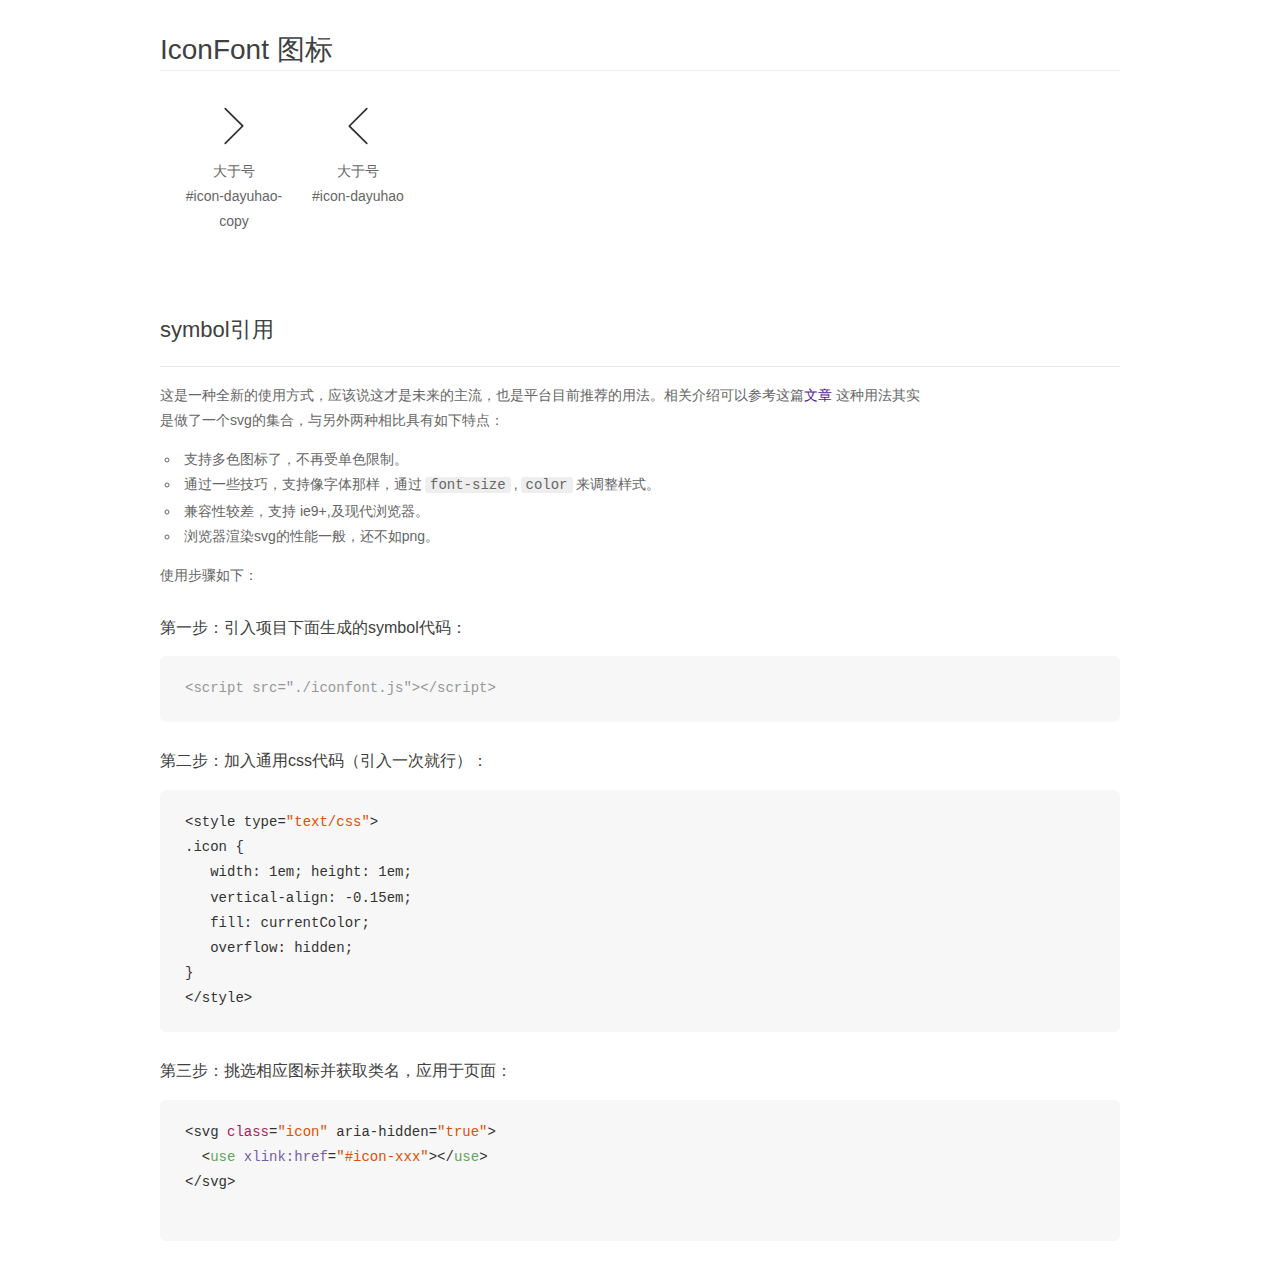
<file: font/demo_symbol.html>
<!DOCTYPE html>
<html>
<head>
    <meta charset="utf-8"/>
    <title>IconFont</title>
    <link rel="stylesheet" href="demo.css">
    <script src="iconfont.js"></script>

    <style type="text/css">
        .icon {
          /* 通过设置 font-size 来改变图标大小 */
          width: 1em; height: 1em;
          /* 图标和文字相邻时，垂直对齐 */
          vertical-align: -0.15em;
          /* 通过设置 color 来改变 SVG 的颜色/fill */
          fill: currentColor;
          /* path 和 stroke 溢出 viewBox 部分在 IE 下会显示
             normalize.css 中也包含这行 */
          overflow: hidden;
        }

    </style>
</head>
<body>
    <div class="main markdown">
        <h1>IconFont 图标</h1>
        <ul class="icon_lists clear">
            
                <li>
                    <svg class="icon" aria-hidden="true">
                        <use xlink:href="#icon-dayuhao-copy"></use>
                    </svg>
                    <div class="name">大于号</div>
                    <div class="fontclass">#icon-dayuhao-copy</div>
                </li>
            
                <li>
                    <svg class="icon" aria-hidden="true">
                        <use xlink:href="#icon-dayuhao"></use>
                    </svg>
                    <div class="name">大于号</div>
                    <div class="fontclass">#icon-dayuhao</div>
                </li>
            
        </ul>


        <h2 id="symbol-">symbol引用</h2>
        <hr>

        <p>这是一种全新的使用方式，应该说这才是未来的主流，也是平台目前推荐的用法。相关介绍可以参考这篇<a href="">文章</a>
        这种用法其实是做了一个svg的集合，与另外两种相比具有如下特点：</p>
        <ul>
          <li>支持多色图标了，不再受单色限制。</li>
          <li>通过一些技巧，支持像字体那样，通过<code>font-size</code>,<code>color</code>来调整样式。</li>
          <li>兼容性较差，支持 ie9+,及现代浏览器。</li>
          <li>浏览器渲染svg的性能一般，还不如png。</li>
        </ul>
        <p>使用步骤如下：</p>
        <h3 id="-symbol-">第一步：引入项目下面生成的symbol代码：</h3>
        <pre><code class="lang-js hljs javascript"><span class="hljs-comment">&lt;script src="./iconfont.js"&gt;&lt;/script&gt;</span></code></pre>
        <h3 id="-css-">第二步：加入通用css代码（引入一次就行）：</h3>
        <pre><code class="lang-js hljs javascript">&lt;style type=<span class="hljs-string">"text/css"</span>&gt;
.icon {
   width: <span class="hljs-number">1</span>em; height: <span class="hljs-number">1</span>em;
   vertical-align: <span class="hljs-number">-0.15</span>em;
   fill: currentColor;
   overflow: hidden;
}
&lt;<span class="hljs-regexp">/style&gt;</span></code></pre>
        <h3 id="-">第三步：挑选相应图标并获取类名，应用于页面：</h3>
        <pre><code class="lang-js hljs javascript">&lt;svg <span class="hljs-class"><span class="hljs-keyword">class</span></span>=<span class="hljs-string">"icon"</span> aria-hidden=<span class="hljs-string">"true"</span>&gt;<span class="xml"><span class="hljs-tag">
  &lt;<span class="hljs-name">use</span> <span class="hljs-attr">xlink:href</span>=<span class="hljs-string">"#icon-xxx"</span>&gt;</span><span class="hljs-tag">&lt;/<span class="hljs-name">use</span>&gt;</span>
</span>&lt;<span class="hljs-regexp">/svg&gt;
        </span></code></pre>
    </div>
</body>
</html>
</file>
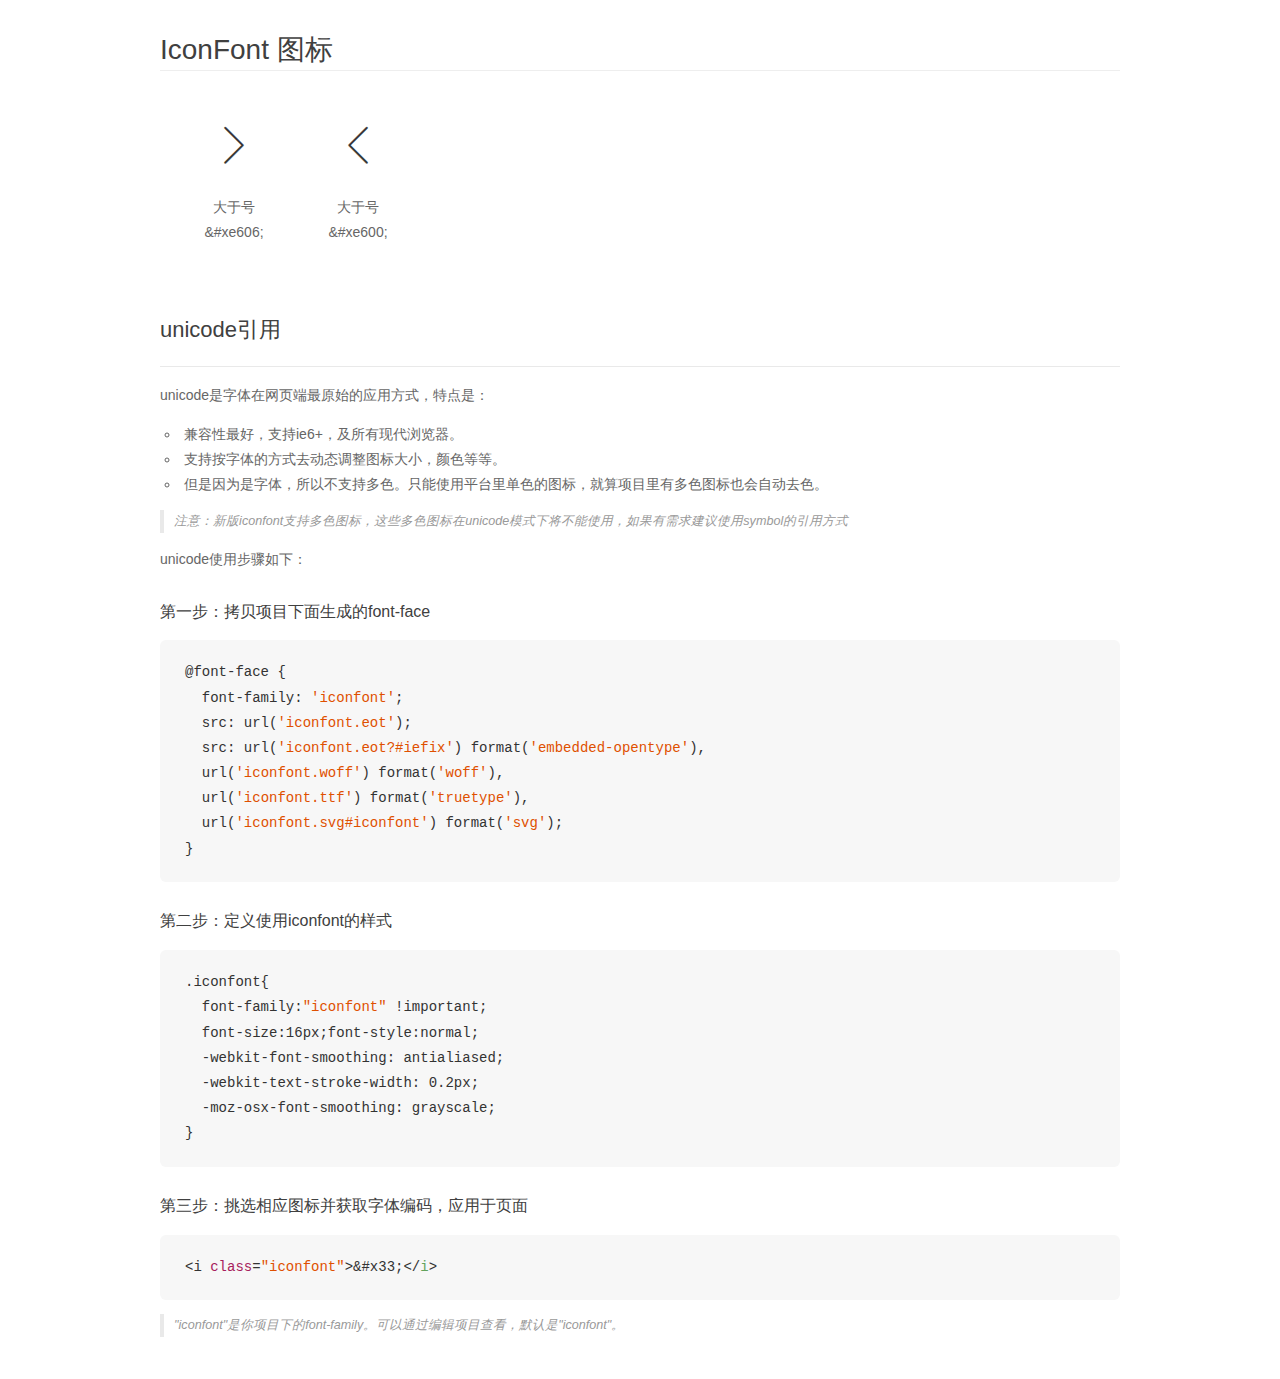
<file: font/demo_unicode.html>
<!DOCTYPE html>
<html>
<head>
    <meta charset="utf-8"/>
    <title>IconFont</title>
    <link rel="stylesheet" href="demo.css">

    <style type="text/css">

        @font-face {font-family: "iconfont";
          src: url('iconfont.eot'); /* IE9*/
          src: url('iconfont.eot#iefix') format('embedded-opentype'), /* IE6-IE8 */
          url('iconfont.woff') format('woff'), /* chrome, firefox */
          url('iconfont.ttf') format('truetype'), /* chrome, firefox, opera, Safari, Android, iOS 4.2+*/
          url('iconfont.svg#iconfont') format('svg'); /* iOS 4.1- */
        }

        .iconfont {
          font-family:"iconfont" !important;
          font-size:16px;
          font-style:normal;
          -webkit-font-smoothing: antialiased;
          -webkit-text-stroke-width: 0.2px;
          -moz-osx-font-smoothing: grayscale;
        }

    </style>
</head>
<body>
    <div class="main markdown">
        <h1>IconFont 图标</h1>
        <ul class="icon_lists clear">
            
                <li>
                <i class="icon iconfont">&#xe606;</i>
                    <div class="name">大于号</div>
                    <div class="code">&amp;#xe606;</div>
                </li>
            
                <li>
                <i class="icon iconfont">&#xe600;</i>
                    <div class="name">大于号</div>
                    <div class="code">&amp;#xe600;</div>
                </li>
            
        </ul>
        <h2 id="unicode-">unicode引用</h2>
        <hr>

        <p>unicode是字体在网页端最原始的应用方式，特点是：</p>
        <ul>
        <li>兼容性最好，支持ie6+，及所有现代浏览器。</li>
        <li>支持按字体的方式去动态调整图标大小，颜色等等。</li>
        <li>但是因为是字体，所以不支持多色。只能使用平台里单色的图标，就算项目里有多色图标也会自动去色。</li>
        </ul>
        <blockquote>
        <p>注意：新版iconfont支持多色图标，这些多色图标在unicode模式下将不能使用，如果有需求建议使用symbol的引用方式</p>
        </blockquote>
        <p>unicode使用步骤如下：</p>
        <h3 id="-font-face">第一步：拷贝项目下面生成的font-face</h3>
        <pre><code class="lang-js hljs javascript">@font-face {
  font-family: <span class="hljs-string">'iconfont'</span>;
  src: url(<span class="hljs-string">'iconfont.eot'</span>);
  src: url(<span class="hljs-string">'iconfont.eot?#iefix'</span>) format(<span class="hljs-string">'embedded-opentype'</span>),
  url(<span class="hljs-string">'iconfont.woff'</span>) format(<span class="hljs-string">'woff'</span>),
  url(<span class="hljs-string">'iconfont.ttf'</span>) format(<span class="hljs-string">'truetype'</span>),
  url(<span class="hljs-string">'iconfont.svg#iconfont'</span>) format(<span class="hljs-string">'svg'</span>);
}
</code></pre>
        <h3 id="-iconfont-">第二步：定义使用iconfont的样式</h3>
        <pre><code class="lang-js hljs javascript">.iconfont{
  font-family:<span class="hljs-string">"iconfont"</span> !important;
  font-size:<span class="hljs-number">16</span>px;font-style:normal;
  -webkit-font-smoothing: antialiased;
  -webkit-text-stroke-width: <span class="hljs-number">0.2</span>px;
  -moz-osx-font-smoothing: grayscale;
}
</code></pre>
        <h3 id="-">第三步：挑选相应图标并获取字体编码，应用于页面</h3>
        <pre><code class="lang-js hljs javascript">&lt;i <span class="hljs-class"><span class="hljs-keyword">class</span></span>=<span class="hljs-string">"iconfont"</span>&gt;&amp;#x33;<span class="xml"><span class="hljs-tag">&lt;/<span class="hljs-name">i</span>&gt;</span></span></code></pre>

        <blockquote>
        <p>"iconfont"是你项目下的font-family。可以通过编辑项目查看，默认是"iconfont"。</p>
        </blockquote>
    </div>


</body>
</html>
</file>
<file: font/demo.css>
*{margin: 0;padding: 0;list-style: none;}
/*
KISSY CSS Reset
理念：1. reset 的目的不是清除浏览器的默认样式，这仅是部分工作。清除和重置是紧密不可分的。
2. reset 的目的不是让默认样式在所有浏览器下一致，而是减少默认样式有可能带来的问题。
3. reset 期望提供一套普适通用的基础样式。但没有银弹，推荐根据具体需求，裁剪和修改后再使用。
特色：1. 适应中文；2. 基于最新主流浏览器。
维护：玉伯<lifesinger@gmail.com>, 正淳<ragecarrier@gmail.com>
 */

/** 清除内外边距 **/
body, h1, h2, h3, h4, h5, h6, hr, p, blockquote, /* structural elements 结构元素 */
dl, dt, dd, ul, ol, li, /* list elements 列表元素 */
pre, /* text formatting elements 文本格式元素 */
form, fieldset, legend, button, input, textarea, /* form elements 表单元素 */
th, td /* table elements 表格元素 */ {
  margin: 0;
  padding: 0;
}

/** 设置默认字体 **/
body,
button, input, select, textarea /* for ie */ {
  font: 12px/1.5 tahoma, arial, \5b8b\4f53, sans-serif;
}
h1, h2, h3, h4, h5, h6 { font-size: 100%; }
address, cite, dfn, em, var { font-style: normal; } /* 将斜体扶正 */
code, kbd, pre, samp { font-family: courier new, courier, monospace; } /* 统一等宽字体 */
small { font-size: 12px; } /* 小于 12px 的中文很难阅读，让 small 正常化 */

/** 重置列表元素 **/
ul, ol { list-style: none; }

/** 重置文本格式元素 **/
a { text-decoration: none; }
a:hover { text-decoration: underline; }


/** 重置表单元素 **/
legend { color: #000; } /* for ie6 */
fieldset, img { border: 0; } /* img 搭车：让链接里的 img 无边框 */
button, input, select, textarea { font-size: 100%; } /* 使得表单元素在 ie 下能继承字体大小 */
/* 注：optgroup 无法扶正 */

/** 重置表格元素 **/
table { border-collapse: collapse; border-spacing: 0; }

/* 清除浮动 */
.ks-clear:after, .clear:after {
  content: '\20';
  display: block;
  height: 0;
  clear: both;
}
.ks-clear, .clear {
  *zoom: 1;
}

.main {
  padding: 30px 100px;
width: 960px;
margin: 0 auto;
}
.main h1{font-size:36px; color:#333; text-align:left;margin-bottom:30px; border-bottom: 1px solid #eee;}

.helps{margin-top:40px;}
.helps pre{
  padding:20px;
  margin:10px 0;
  border:solid 1px #e7e1cd;
  background-color: #fffdef;
  overflow: auto;
}

.icon_lists{
  width: 100% !important;

}

.icon_lists li{
  float:left;
  width: 100px;
  height:180px;
  text-align: center;
  list-style: none !important;
}
.icon_lists .icon{
  font-size: 42px;
  line-height: 100px;
  margin: 10px 0;
  color:#333;
  -webkit-transition: font-size 0.25s ease-out 0s;
  -moz-transition: font-size 0.25s ease-out 0s;
  transition: font-size 0.25s ease-out 0s;

}
.icon_lists .icon:hover{
  font-size: 100px;
}



.markdown {
  color: #666;
  font-size: 14px;
  line-height: 1.8;
}

.highlight {
  line-height: 1.5;
}

.markdown img {
  vertical-align: middle;
  max-width: 100%;
}

.markdown h1 {
  color: #404040;
  font-weight: 500;
  line-height: 40px;
  margin-bottom: 24px;
}

.markdown h2,
.markdown h3,
.markdown h4,
.markdown h5,
.markdown h6 {
  color: #404040;
  margin: 1.6em 0 0.6em 0;
  font-weight: 500;
  clear: both;
}

.markdown h1 {
  font-size: 28px;
}

.markdown h2 {
  font-size: 22px;
}

.markdown h3 {
  font-size: 16px;
}

.markdown h4 {
  font-size: 14px;
}

.markdown h5 {
  font-size: 12px;
}

.markdown h6 {
  font-size: 12px;
}

.markdown hr {
  height: 1px;
  border: 0;
  background: #e9e9e9;
  margin: 16px 0;
  clear: both;
}

.markdown p,
.markdown pre {
  margin: 1em 0;
}

.markdown > p,
.markdown > blockquote,
.markdown > .highlight,
.markdown > ol,
.markdown > ul {
  width: 80%;
}

.markdown ul > li {
  list-style: circle;
}

.markdown > ul li,
.markdown blockquote ul > li {
  margin-left: 20px;
  padding-left: 4px;
}

.markdown > ul li p,
.markdown > ol li p {
  margin: 0.6em 0;
}

.markdown ol > li {
  list-style: decimal;
}

.markdown > ol li,
.markdown blockquote ol > li {
  margin-left: 20px;
  padding-left: 4px;
}

.markdown code {
  margin: 0 3px;
  padding: 0 5px;
  background: #eee;
  border-radius: 3px;
}

.markdown pre {
  border-radius: 6px;
  background: #f7f7f7;
  padding: 20px;
}

.markdown pre code {
  border: none;
  background: #f7f7f7;
  margin: 0;
}

.markdown strong,
.markdown b {
  font-weight: 600;
}

.markdown > table {
  border-collapse: collapse;
  border-spacing: 0px;
  empty-cells: show;
  border: 1px solid #e9e9e9;
  width: 95%;
  margin-bottom: 24px;
}

.markdown > table th {
  white-space: nowrap;
  color: #333;
  font-weight: 600;

}

.markdown > table th,
.markdown > table td {
  border: 1px solid #e9e9e9;
  padding: 8px 16px;
  text-align: left;
}

.markdown > table th {
  background: #F7F7F7;
}

.markdown blockquote {
  font-size: 90%;
  color: #999;
  border-left: 4px solid #e9e9e9;
  padding-left: 0.8em;
  margin: 1em 0;
  font-style: italic;
}

.markdown blockquote p {
  margin: 0;
}

.markdown .anchor {
  opacity: 0;
  transition: opacity 0.3s ease;
  margin-left: 8px;
}

.markdown .waiting {
  color: #ccc;
}

.markdown h1:hover .anchor,
.markdown h2:hover .anchor,
.markdown h3:hover .anchor,
.markdown h4:hover .anchor,
.markdown h5:hover .anchor,
.markdown h6:hover .anchor {
  opacity: 1;
  display: inline-block;
}

.markdown > br,
.markdown > p > br {
  clear: both;
}


.hljs {
  display: block;
  background: white;
  padding: 0.5em;
  color: #333333;
  overflow-x: auto;
}

.hljs-comment,
.hljs-meta {
  color: #969896;
}

.hljs-string,
.hljs-variable,
.hljs-template-variable,
.hljs-strong,
.hljs-emphasis,
.hljs-quote {
  color: #df5000;
}

.hljs-keyword,
.hljs-selector-tag,
.hljs-type {
  color: #a71d5d;
}

.hljs-literal,
.hljs-symbol,
.hljs-bullet,
.hljs-attribute {
  color: #0086b3;
}

.hljs-section,
.hljs-name {
  color: #63a35c;
}

.hljs-tag {
  color: #333333;
}

.hljs-title,
.hljs-attr,
.hljs-selector-id,
.hljs-selector-class,
.hljs-selector-attr,
.hljs-selector-pseudo {
  color: #795da3;
}

.hljs-addition {
  color: #55a532;
  background-color: #eaffea;
}

.hljs-deletion {
  color: #bd2c00;
  background-color: #ffecec;
}

.hljs-link {
  text-decoration: underline;
}

pre{
  background: #fff;
}
</file>
